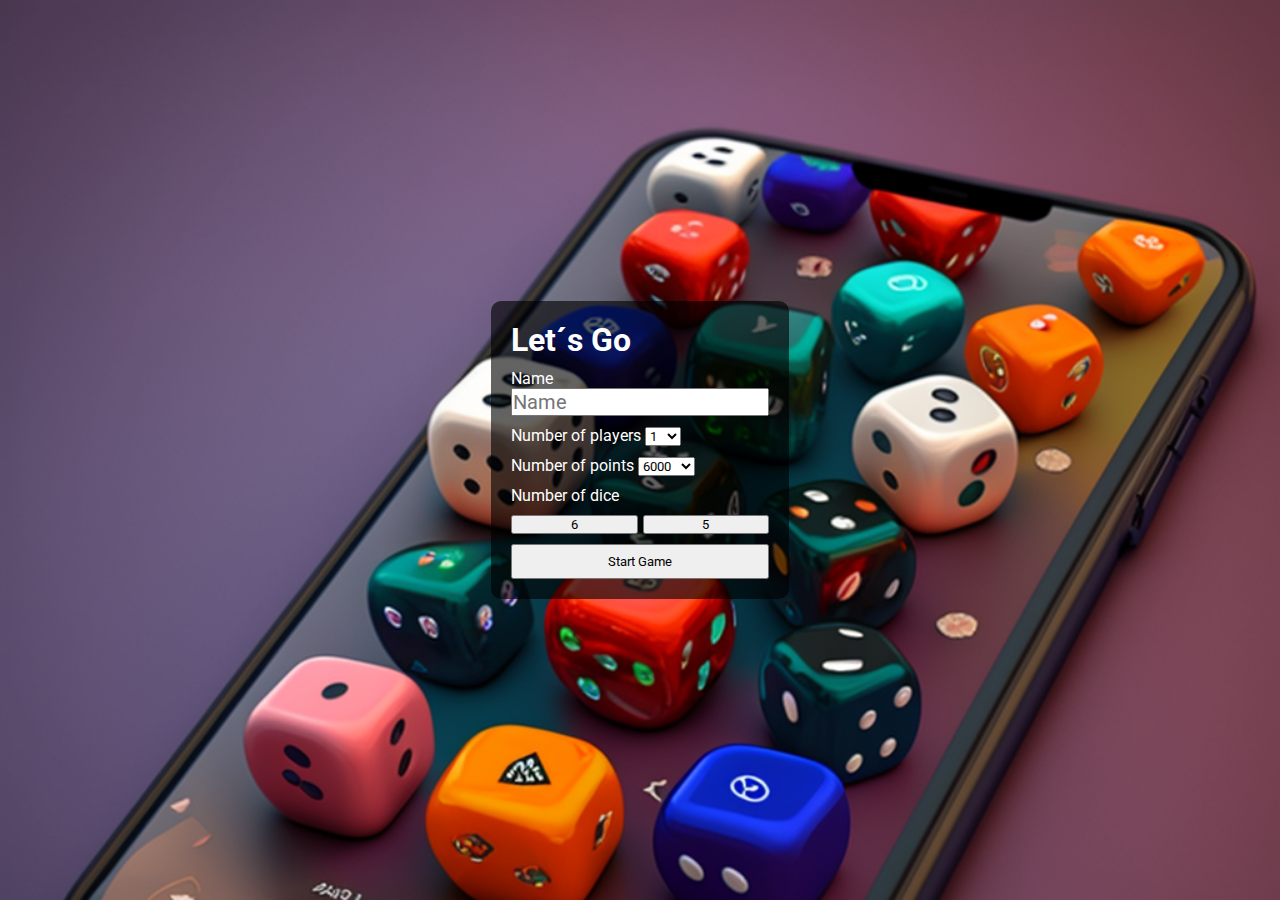
<file: index.html>
<!DOCTYPE html>
<html lang="en">
  <head>
    <meta charset="UTF-8" />
    <meta http-equiv="X-UA-Compatible" content="IE=edge" />
    <meta name="viewport" content="width=device-width, initial-scale=1.0" />
    <link rel="stylesheet" href="./styles/style.css" />
    <title>Document</title>
  </head>
  <body>
    <div class="cont-form-start-play">
      
      <form class="form" onsubmit="getDataPlay(event)">
        <div>
          <h1>Let´s Go</h1>
        </div>
        <div class="cont-input-players">
          
          <div>
            <label for="">Name</label>
            <p class="msg-error-input">The name is obligatory</p> <!--Está roto-->
            <input class="input-name" type="text" name="name" placeholder="Name" />
          </div>
        </div>
        <div>
          <div>
            <label for="">Number of players</label>
          <select name="quantyPlayers" id="" onchange="createInputs(event)">
            <option value="1">1</option>
            <option value="2">2</option>
            <option value="3">3</option>
            <option value="4">4</option>
            <option value="5">5</option>
            <option value="6">6</option>
            <option value="7">7</option>
            <option value="8">8</option>
            <option value="9">9</option>
            <option value="10">10</option>
          </select>
          </div>
        </div>
          
            <div>
              <label for="">Number of points</label>
              <select name="quantyScore" id="">
                <option value="6000">6000</option>
                <option value="10000">10000</option>
              </select>
            </div>
          
      
          <p class="msg-error-dados">Choose the number of dice</p>
          <label for="">Number of dice</label>
          <div class="cont-buttons-dices">
              <button class="button-dices-6" type="button" onclick="cantidadDados(event, 6)">6</button>
              <button class="button-dices-5" type="button" onclick="cantidadDados(event, 5)">5</button>
          </div>

        
        <button class="start-game">Start Game</button>
      </form>
    </div>

    <script src="./js/index.js"></script>
  </body>
</html>
</file>
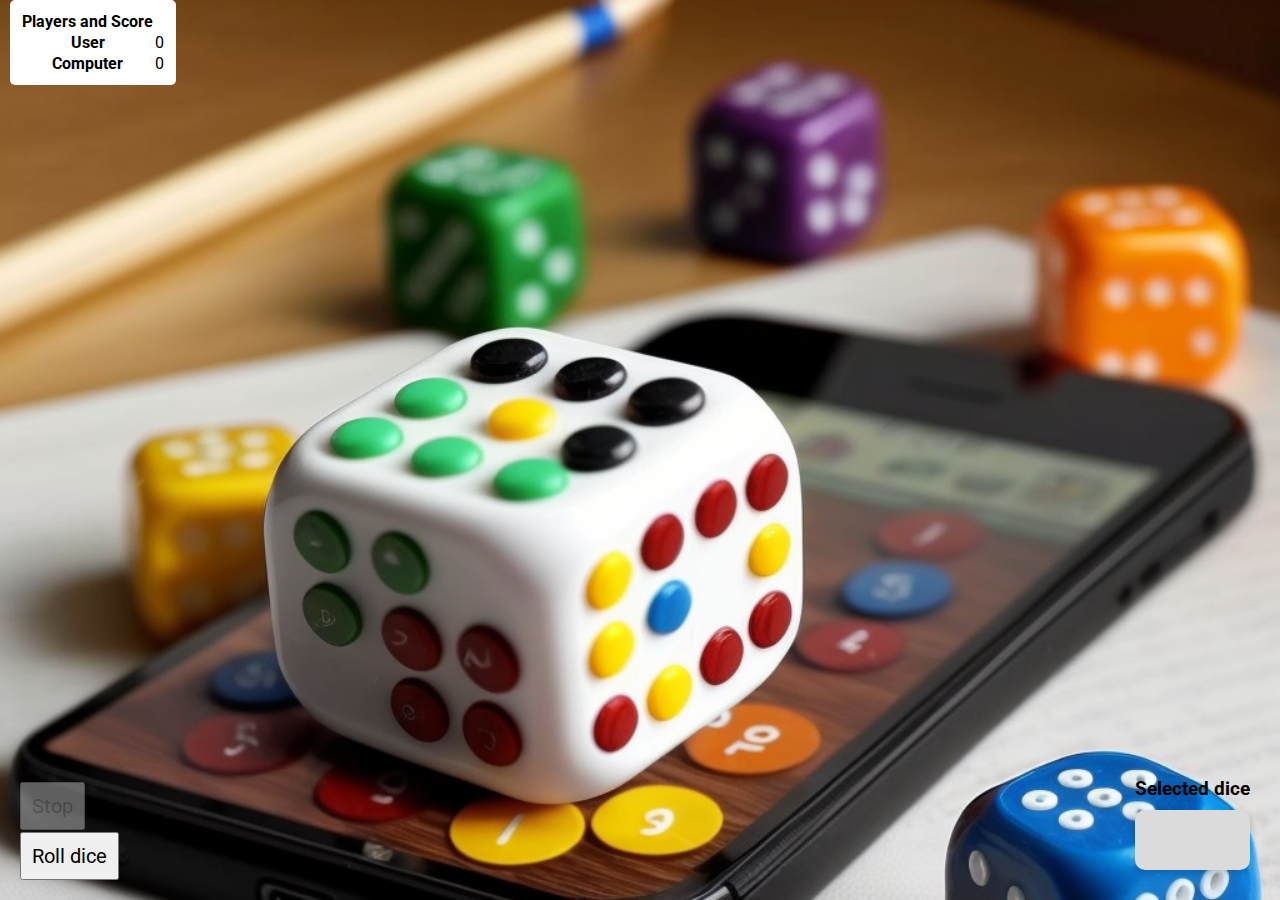
<file: pages/game.html>
<!DOCTYPE html>
<html lang="en">
  <head>
    <meta charset="UTF-8" />
    <meta http-equiv="X-UA-Compatible" content="IE=edge" />
    <meta name="viewport" content="width=device-width, initial-scale=1.0" />
    <link rel="stylesheet" href="../styles/style.css" />
    <title>Document</title>
  </head>
  <body>
    <audio id="audio-perdio" src="/audios/game_over.wav"></audio>
    <audio id="audio-dices" src="/audios/dice_roll.wav"></audio>
    <div class="turn-Begins">
      <p></p>
      <button onclick="whoBegins()">Back to play</button>
    </div>
    <div class="lost-turn">
      <p></p>
    </div>
    
    <table border="1px" class="table-score">
      <thead>
        <tr>
          <th>Players and Score</th>
        </tr>
      </thead>
      <tbody id="table-score">
        <tr class="usuario">
          <th>User</th>
          <td id="score-usuario">0</td>
        </tr>
        <tr class="maquina">
          <th>Computer</th>
          <td id="score-maquina">0</td>
        </tr>
      </tbody>
    </table>

    <div class="main-cont-dice">
      <div class="contains-Dice">
      
      </div>
    </div>

   
    <button class="button-Throw" onclick="gameBegin()">
      Roll dice
    </button>
    <button class="button-Stop" onclick="iStop()" disabled>
      Stop
    </button>
    <div class="see-dice-select">
      <h3>Selected dice</h3>
      <div>
        
      </div>
    </div>
    <script src="../js/game.js"></script>
  </body>
</html>
</file>
<file: styles/style.css>
@import url('https://fonts.googleapis.com/css2?family=Roboto:ital,wght@0,300;0,500;0,700;1,300;1,500;1,700&display=swap');

*{
    margin: 0;
    padding: 0;
    box-sizing: border-box;
    font-family: 'Roboto', sans-serif;
}

body{
    background-image: url('/imgs/relieve.png');
    background-repeat: no-repeat;
    background-size: cover;
}

.cont-form-start-play{
    height: 100vh;
    display: flex;
    justify-content: center;
    align-items: center;
    background-image: url('/imgs/annunaki.png');
    background-repeat: no-repeat;
    background-size: cover;
}

.form{
    display: flex;
    flex-direction: column;
    gap: 10px;
    background-color: #0000009c;
    padding: 20px;
    border-radius: 10px;
    color: white;
}

.input-name{
    font-size: 20px;
}

.cont-buttons-dices{
    display: flex;
    gap: 5px;
}

.cont-buttons-dices > button{
    width: 100%;
    cursor: pointer;
}

.cont-buttons-dices select{ 
    width: 100%;
    
}

.start-game{
    width: 100%;
    padding: 8px;
}

.msg-error{
    color: red;
    display: none;
}

.contains-Dice{
    display: none;
    justify-content: center;
    gap: 10px;
    width: 75%;
    height: 140px;
    background-color: #0000009e;
    border-radius: 15px;
    justify-content: center;
    align-items: center;
}

.contains-Dice > div{
    width: 100px;
    height: 100px;
    border: 1px solid black;
    border-radius: 5px;
    
}


.contiene-numero-1{
    cursor: pointer;
    height: 100%;
    display: flex;
    justify-content: center;
    align-items: center;

}

.dado{
    padding: 5px;
    background-color: white;
    position: relative;
}

.capa-dado{
    width: 100%;
    height: 100%;
    background-color: #60424200;
    position: absolute;
    top: 0;
    left: 0;
    cursor: pointer;
}

.dado div{
    
}

.bloqueo-click-maquina{
    background-color: #ff000000;
    position: absolute;
    width: 100% !important;
    z-index: 2;
    border: none !important;
}

.contiene-numero-1 > div{
    width: 25px;
    height: 25px;
    background-color: black;
    border-radius: 50%;
}

.contiene-numero-2{
    cursor: pointer;
    height: 100%;
    display: flex;
    flex-direction: column;
    justify-content: space-between;
  
}


.contiene-circulo > div{
    width: 25px;
    height: 25px;
    background-color: black;
    border-radius: 50%;
}

.contiene-circulo-1{
    display: flex;
    justify-content: flex-end;
}

.contiene-circulo-1 > div{
    width: 25px;
    height: 25px;
    background-color: black;
    border-radius: 50%;
}

.contiene-circulo-2{
    display: flex;
    justify-content: center;
}

.contiene-circulo-2 > div{
    width: 25px;
    height: 25px;
    background-color: black;
    border-radius: 50%;
}


.contiene-circulo-3{
    display: flex;
    justify-content: space-between;
}


.contiene-circulo-3 > div{
    width: 25px;
    height: 25px;
    background-color: black;
    border-radius: 50%;
}

.contiene-circulo-4{
    display: flex;
    justify-content: center;
}


.contiene-circulo-4 > div{
    width: 25px;
    height: 25px;
    background-color: black;
    border-radius: 50%;
}

.button-Throw{
    cursor: pointer;
    position: absolute;
    bottom: 0;
    margin: 20px;
    font-size: 20px;
    padding: 10px;
}

.lost-turn{
    width: 100%;
    position: absolute;
    height: 100%;
    background-color: rgb(0, 0, 0,0.6);
    padding: 20px;
    display: none;
    align-items: center;
    justify-content: center;
    z-index: 2;
}

.lost-turn p{
    background-color: rgb(255, 68, 68);
    text-align: center;
    font-size: 30px;
    color: white;
    width: 100%;
    padding: 20px;
}

.button-Stop{
    cursor: pointer;
    position: absolute;
    bottom: 50px;
    margin: 20px;
    font-size: 20px;
    padding: 10px;
}

.turn-Begins{
    width: 100%;
    position: absolute;
    height: 100%;
    background-color: rgb(0, 0, 0,0.6);
    padding: 20px;
    display: none;
    flex-direction: column;
    gap: 20px;
    align-items: center;
    justify-content: center;
    z-index: 2;
}

.turn-Begins p{
    background-color: rgb(68, 255, 96);
    text-align: center;
    font-size: 30px;
    color: rgb(0, 0, 0);
    width: 100%;
    padding: 20px;
}

.turn-Begins button{
    padding: 10px;
    display: none;
    cursor: pointer;
}

.cont-input-players div{
    display: flex;
    flex-direction: column;
}

.cont-input-players{
    display: flex;
    flex-direction: column;
    gap: 5px;
}

.msg-error-input{
    color: red; 
    font-size: small;
    display: none;
}

.msg-error-dados{
    color: red; 
    font-size: small;
    display: none;
}

.see-dice-select{
    position: absolute;
    bottom: 0;
    right: 0;
    margin: 30px;
    display: flex;
    flex-direction: column;
    justify-content: center;
    gap: 10px;
}

.see-dice-select h3{
    text-align: center;
}

.see-dice-select > div{
    height: 60px;
    background-color: #dbdbdb;
    border-radius: 10px;
    display: flex;
    align-items: center;
    padding: 0 10px;
    gap: 5px;
    box-shadow: rgba(0, 0, 0, 0.24) 0px 3px 8px;
}

.dado-min{
    width: 30px;
    height: 30px;
    border: 1px solid black;
}

.table-score{
    background-color: white;
    padding: 10px;
    border-radius: 5px;
    border: none;
    margin-left: 10px;
}

.table-score th,td{
    border: none;
}

.table-score td{
    background-color: white;
    text-align: center;
}

.main-cont-dice{
    width: 100vw;
    height: 100vh;
    top: 0;
    position: absolute;
    display: flex;
    flex-direction: column;
    justify-content: center;
    align-items: center;
}


@media( max-width: 420px ){

    /*Esto entra en accion,cuando estamos hasta máximo 420px*/
  .contains-Dice{
    flex-wrap: wrap;
    height: auto;
    padding: 20px 0;
  }

}
</file>
